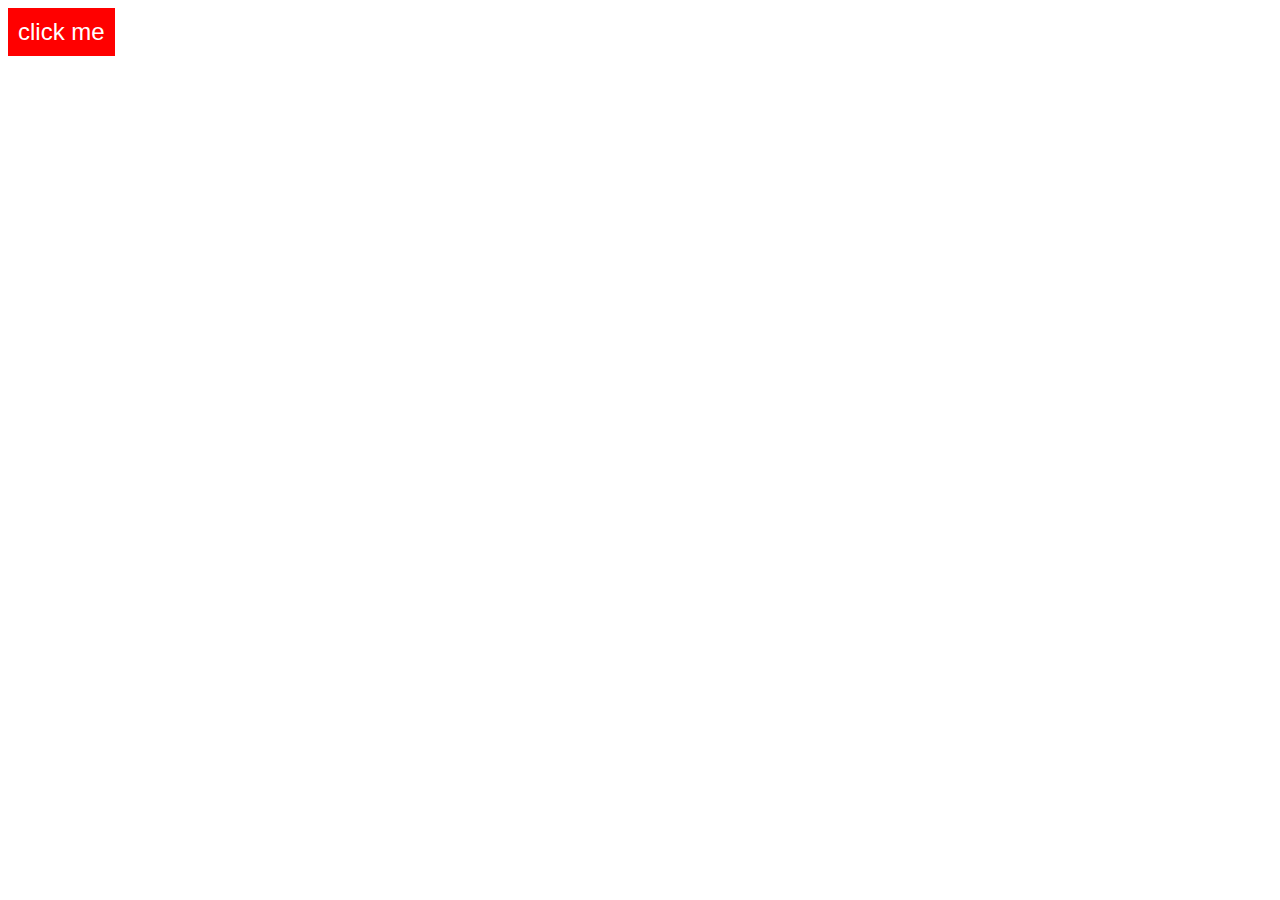
<file: Arrow-Functions/index.html>
<!DOCTYPE html>
<html lang="en">
  <head>
    <meta charset="UTF-8" />
    <meta name="viewport" content="width=device-width, initial-scale=1.0" />
    <link rel="stylesheet" href="style.css" />
    <title>Document</title>
  </head>
  <body>
    <button class="btn">click me</button>

    <!-- javascript -->
    <script src="app.js"></script>
  </body>
</html>
</file>
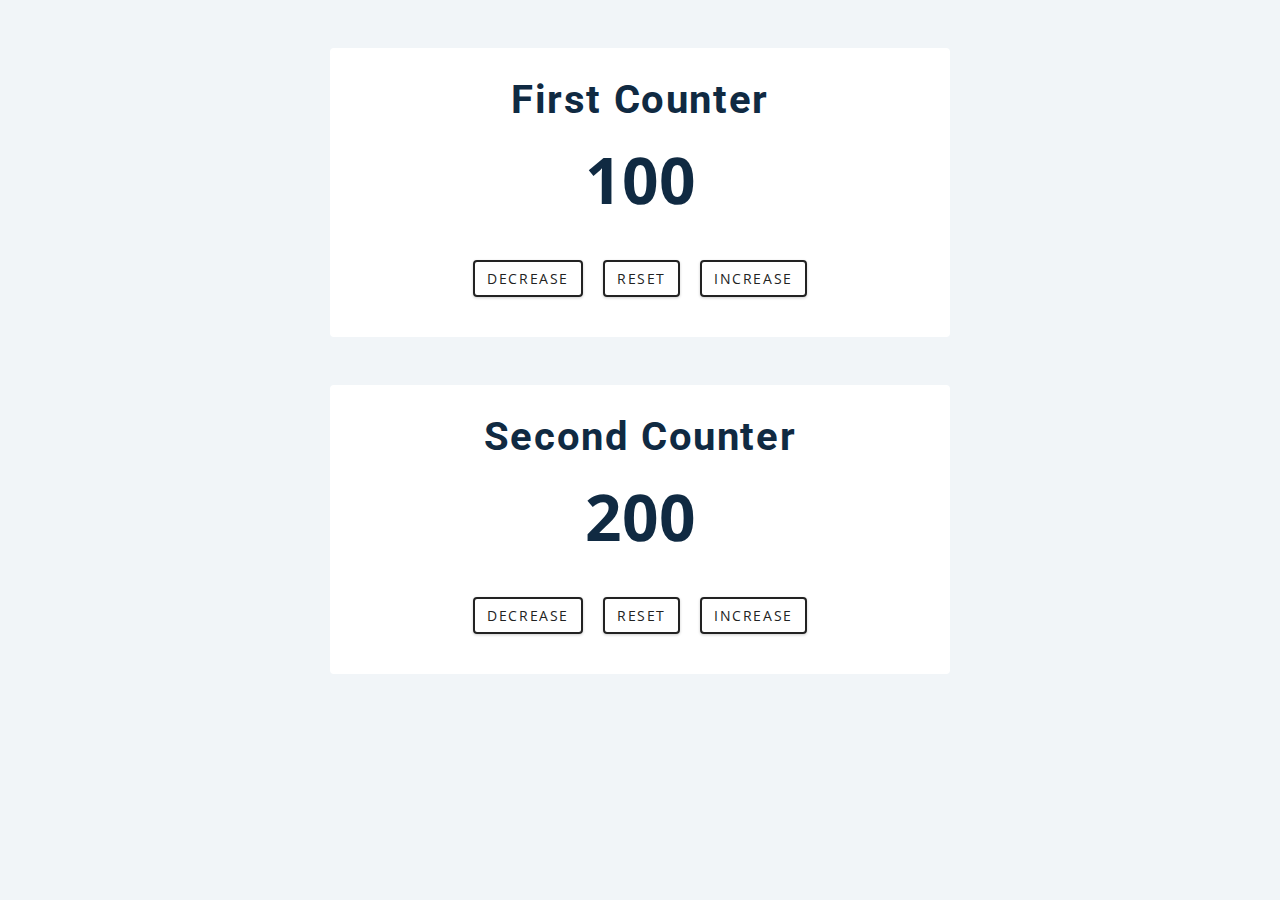
<file: Counter/index.html>
<!DOCTYPE html>
<html lang="en">
  <head>
    <meta charset="UTF-8" />
    <meta name="viewport" content="width=device-width, initial-scale=1.0" />
    <title>Counter Starter</title>
    <link rel="stylesheet" href="styles.css" />
  </head>
  <body>
    <!-- first counter -->
    <div class="container first-counter">
      <h2>first counter</h2>
      <span class="value">0</span>
      <div class="button-container">
        <div class="btn decrease">decrease</div>
        <div class="btn reset">reset</div>
        <div class="btn increase">increase</div>
      </div>
    </div>

    <!-- second counter -->
    <div class="container second-counter">
      <h2>second counter</h2>
      <span class="value">0</span>
      <div class="button-container">
        <div class="btn decrease">decrease</div>
        <div class="btn reset">reset</div>
        <div class="btn increase">increase</div>
      </div>
    </div>

    <!-- javascript -->
    <script src="app.js"></script>
  </body>
</html>
</file>
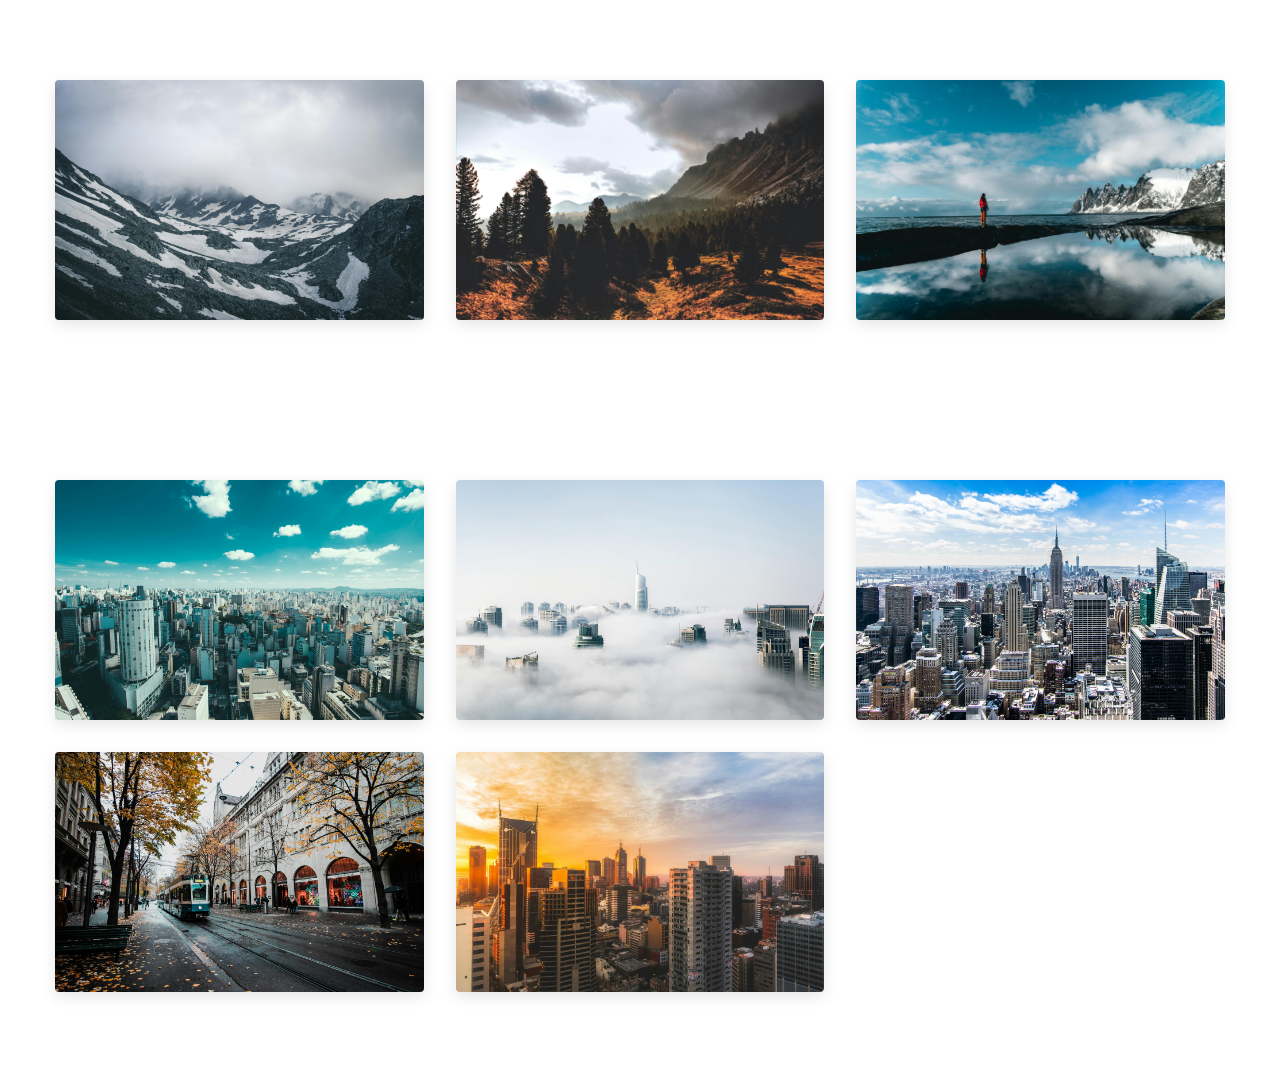
<file: Gallery/index.html>
<!DOCTYPE html>
<html lang="en">
  <head>
    <meta charset="UTF-8" />
    <meta name="viewport" content="width=device-width, initial-scale=1.0" />
    <title>Gallery Starter</title>
    <!-- font-awesome -->
    <link
      rel="stylesheet"
      href="https://cdnjs.cloudflare.com/ajax/libs/font-awesome/5.14.0/css/all.min.css"
    />
    <!-- styles -->
    <link rel="stylesheet" href="styles.css" />
  </head>
  <body>
    <!-- nature -->
    <section class="section nature">
      <img
        src="./images/nature-1.jpg"
        alt=""
        title="nature-1"
        class="img"
        data-id="1"
      />
      <img
        src="./images/nature-2.jpg"
        alt=""
        title="nature-2"
        class="img"
        data-id="2"
      />
      <img
        src="./images/nature-3.jpg"
        alt=""
        title="nature-3"
        class="img"
        data-id="3"
      />
    </section>

    <!-- city -->
    <section class="section city">
      <img
        src="./images/city-1.jpg"
        alt="city"
        title="city-1"
        data-id="1"
        class="img"
      />
      <img
        src="./images/city-2.jpg"
        alt="city"
        title="city-2"
        data-id="2"
        class="img"
      />
      <img
        src="./images/city-3.jpg"
        alt="city"
        title="city-3"
        data-id="3"
        class="img"
      />
      <img
        src="./images/city-4.jpg"
        alt="city"
        title="city-1"
        data-id="4"
        class="img"
      />
      <img
        src="./images/city-5.jpg"
        alt="city"
        title="city-1"
        data-id="5"
        class="img"
      />
    </section>
    <!-- modal -->
    <div class="modal">
      <button class="close-btn">
        <i class="fas fa-times"></i>
      </button>
      <div class="modal-content">
        <!-- prev next buttons -->
        <button class="next-btn">
          <i class="fas fa-chevron-right"></i>
        </button>
        <button class="prev-btn">
          <i class="fas fa-chevron-left"></i>
        </button>

        <!-- content -->
        <img src="./images/city-1.jpg" alt="" class="main-img" />
        <h3 class="image-name">image name</h3>
        <div class="modal-images">
          <img
            src="./images/city-5.jpg"
            alt="city"
            title="city-1"
            data-id="5"
            class="modal-img"
          />
          <img
            src="./images/city-4.jpg"
            alt="city"
            title="city-1"
            data-id="5"
            class="modal-img selected"
          />
        </div>
      </div>
    </div>
    <script src="app.js"></script>
  </body>
</html>
</file>
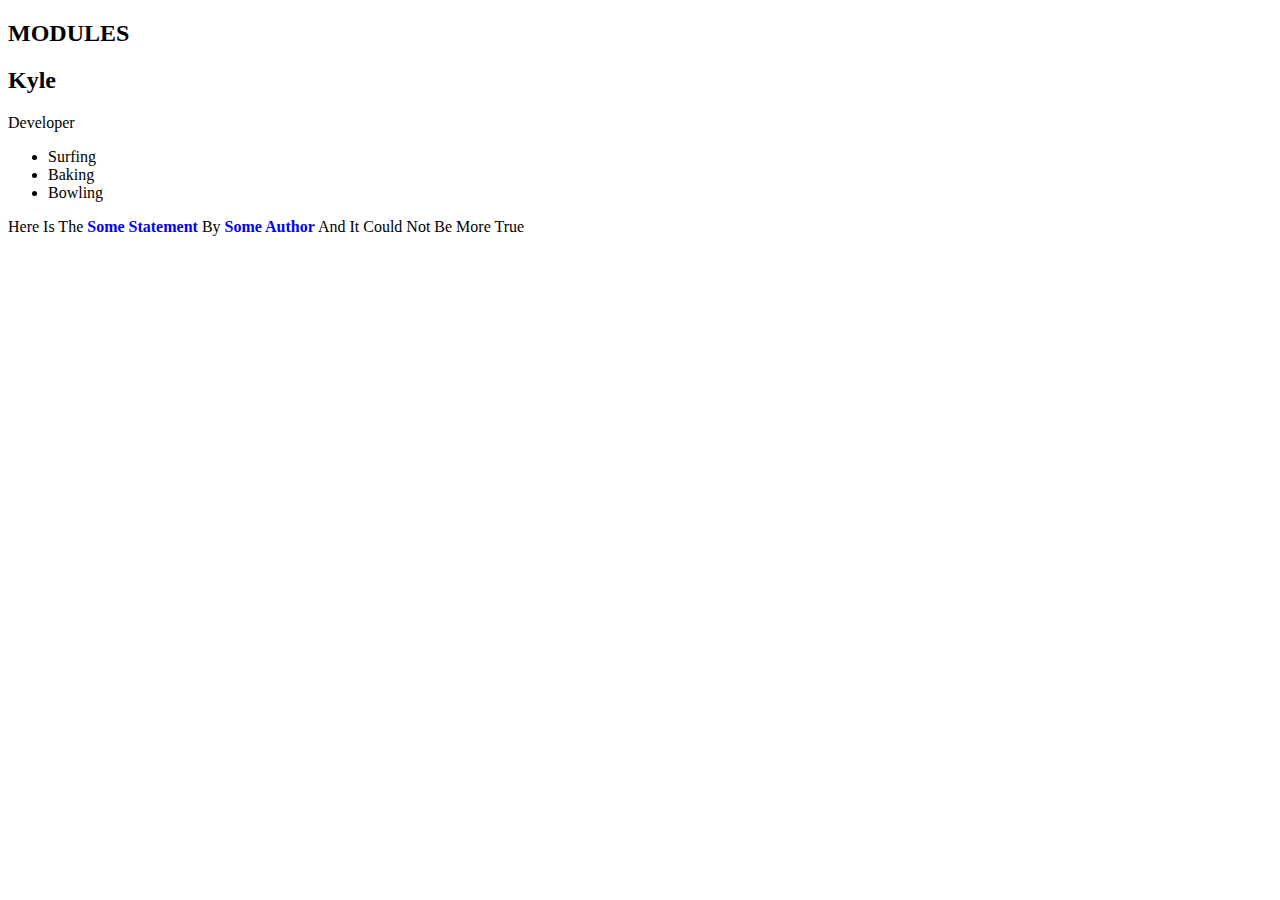
<file: Modules/index.html>
<!DOCTYPE html>
<html lang="en">
  <head>
    <meta charset="UTF-8" />
    <meta name="viewport" content="width=device-width, initial-scale=1.0" />
    <title>Document</title>
    <style>
      body {
        text-transform: capitalize;
      }

      .blue {
        color: blue;
      }
    </style>
  </head>
  <body>
    <h2>MODULES</h2>
    <div class="result"></div>
    <div class="result-tagged"></div>
    <!-- JAVASCRIPT -->
    <script src="app.js"></script>
  </body>
</html>
</file>
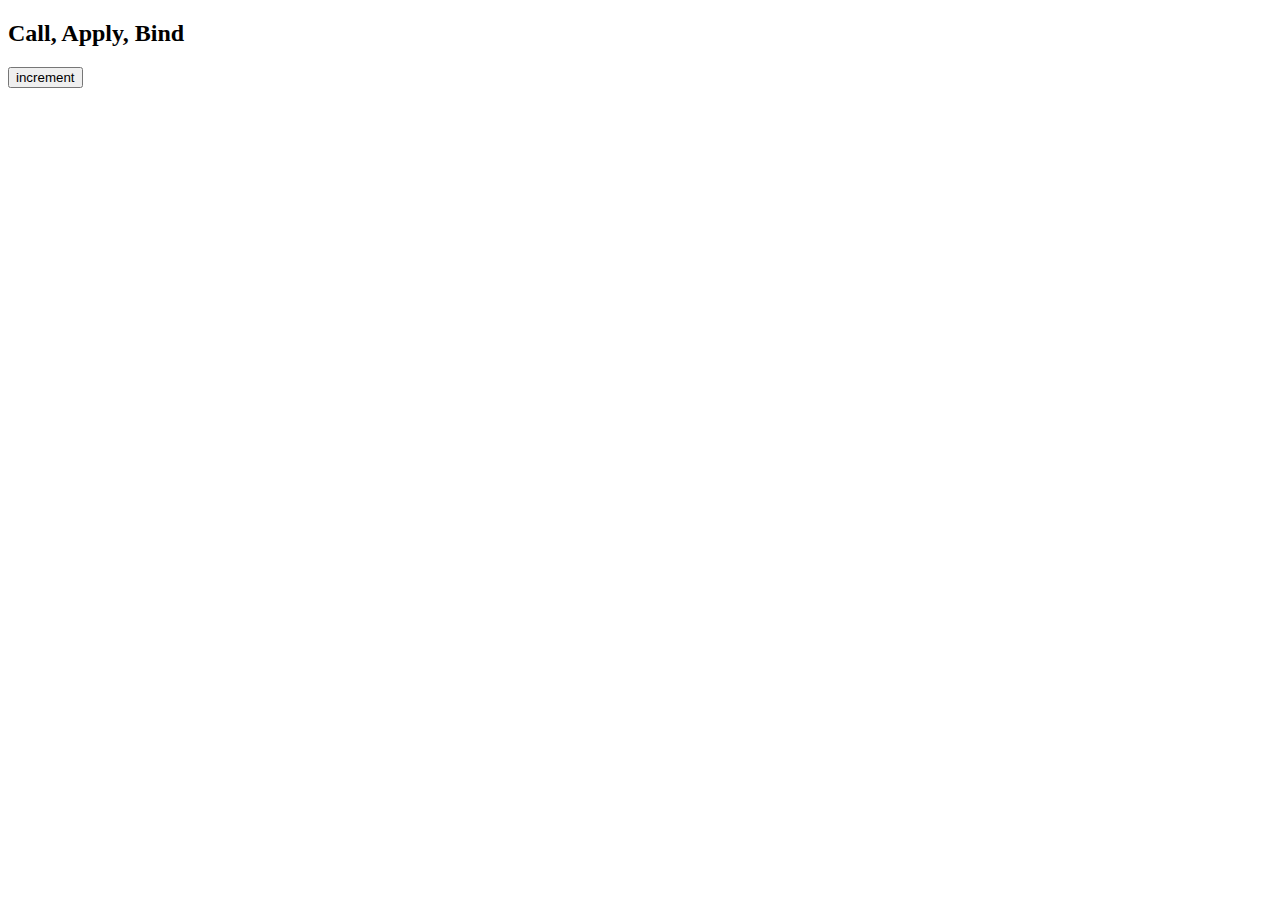
<file: Object-Basic/index.html>
<!DOCTYPE html>
<html lang="en">
  <head>
    <meta charset="UTF-8" />
    <meta name="viewport" content="width=device-width, initial-scale=1.0" />
    <title>Document</title>
  </head>
  <body>
    <h2>Call, Apply, Bind</h2>
    <button class="increment">increment</button>
    <!-- javascript -->
    <script src="app.js"></script>
  </body>
</html>
</file>
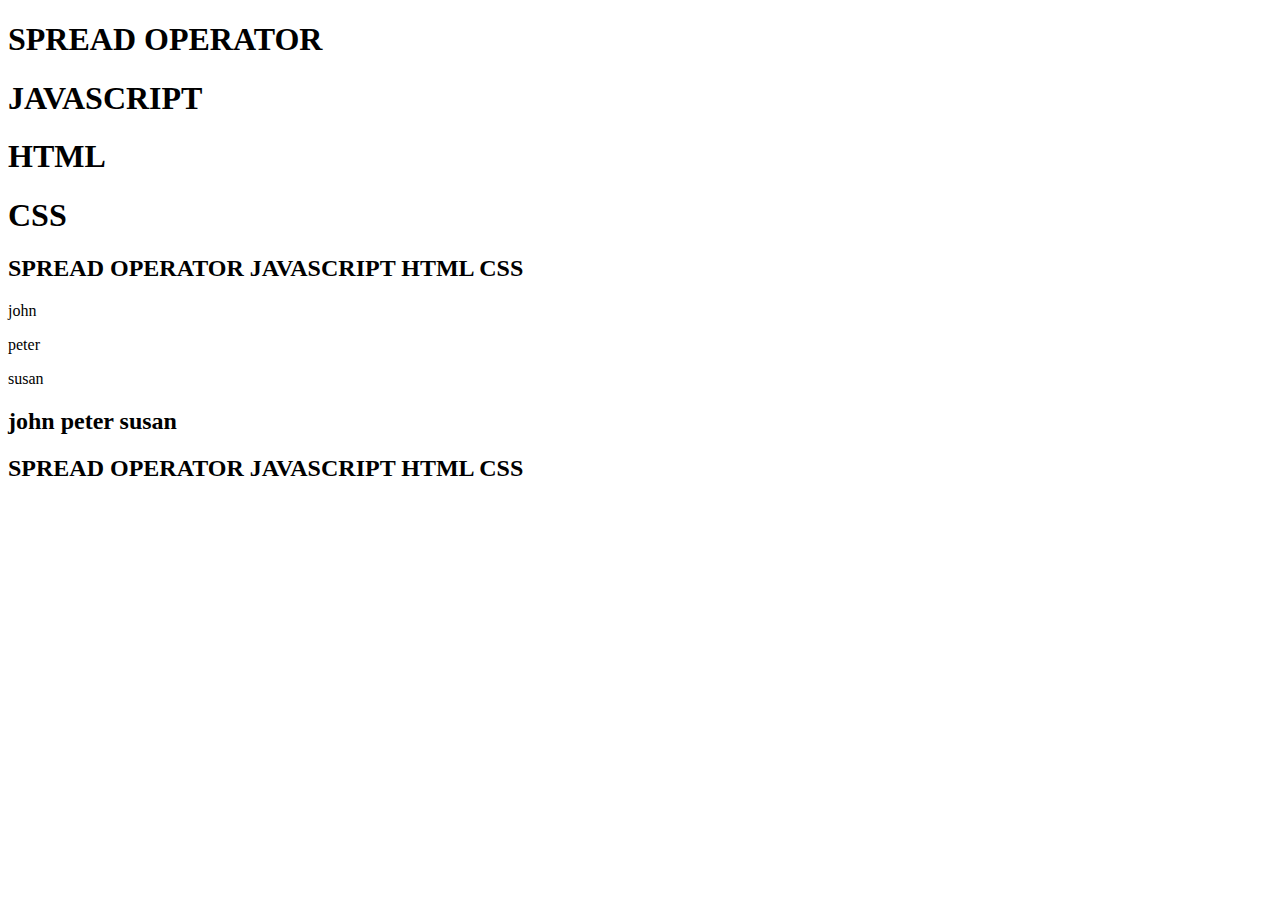
<file: Spread-Operator/index.html>
<!DOCTYPE html>
<html lang="en">
  <head>
    <meta charset="UTF-8" />
    <meta name="viewport" content="width=device-width, initial-scale=1.0" />
    <title>Document</title>
  </head>
  <body>
    <h1>SPREAD OPERATOR</h1>
    <h1>JAVASCRIPT</h1>
    <h1>HTML</h1>
    <h1>CSS</h1>
    <h2 id="result"></h2>
    <p>john</p>
    <p>peter</p>
    <p>susan</p>
    <h2 id="results"></h2>
    <h2 id="second"></h2>
    <script src="app.js"></script>
  </body>
</html>
</file>
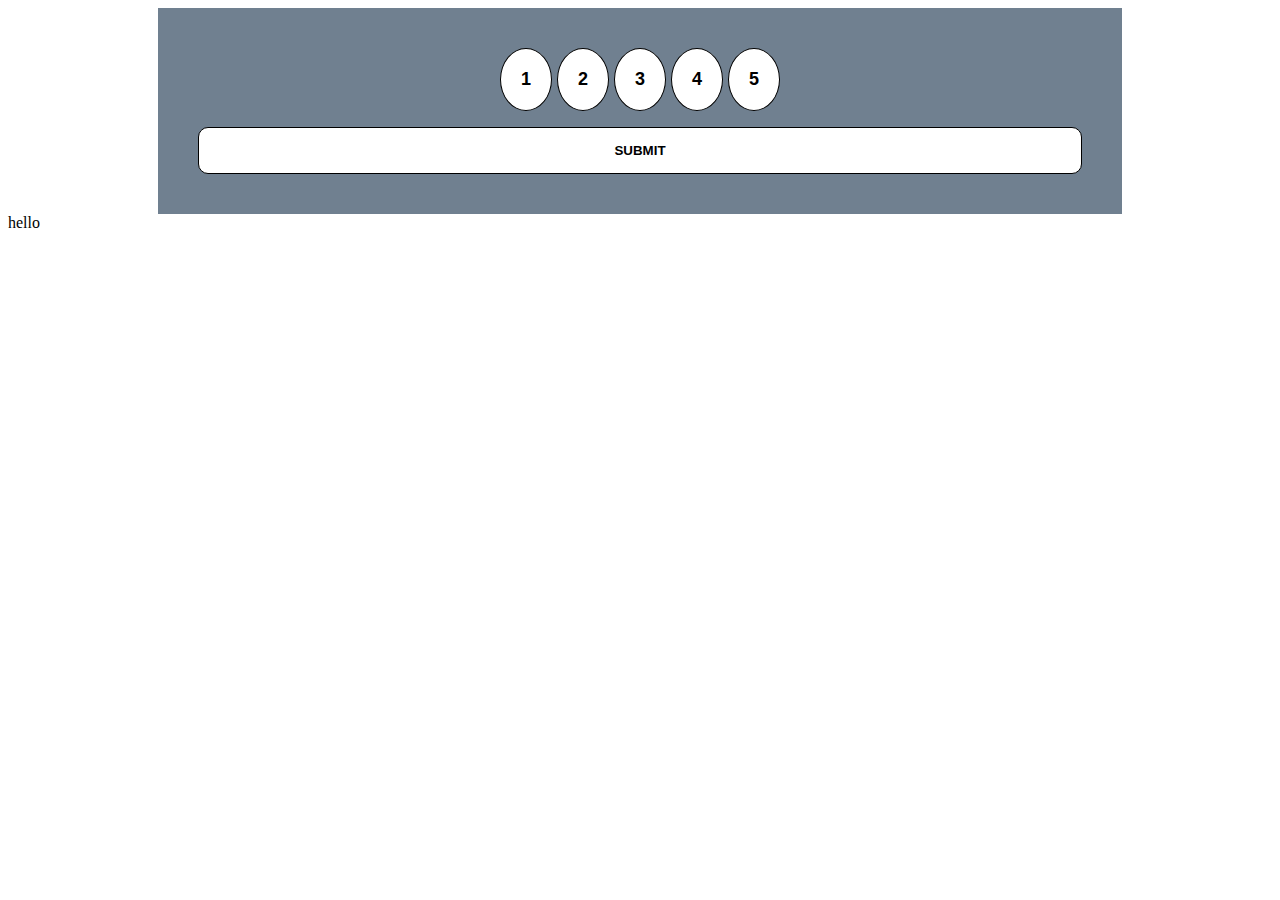
<file: button.html>
<!DOCTYPE html>
<html lang="en">
  <head>
    <meta charset="UTF-8" />
    <meta name="viewport" content="width=device-width, initial-scale=1.0" />
    <title>Document</title>
    <style>
      .container {
        width: 70%;
        background-color: slategray;
        margin: auto;
        padding: 40px;
      }
      .btnContainer {
        display: flex;
        justify-content: center;
        gap: 5px;
      }
      .btn {
        background-color: white;
        border-radius: 50%;
        padding: 20px;
        font-size: 18px;
        font-weight: bold;
        margin-bottom: 1rem;
        border: 1px solid black;
        transition: all 0.3s ease;
      }

      .btn:hover {
        background-color: rgb(245, 163, 10);
        cursor: pointer;
      }

      .submit {
        background-color: white;
        width: 100%;
        padding: 15px;
        border-radius: 10px;
        text-transform: uppercase;
        border: 1px solid black;
        transition: all 0.3s ease;
        font-weight: bold;
      }

      .submit:hover {
        background-color: rgb(245, 163, 10);
        cursor: pointer;
      }

      .selected {
        background-color: black;
        color: white;
        border: 2px solid white;
      }
      .selected:hover {
        background-color: black;
      }
    </style>
  </head>
  <body>
    <!-- using selected method -->
    <section class="container">
      <div class="btnContainer">
        <button class="btn">1</button>
        <button class="btn">2</button>
        <button class="btn">3</button>
        <button class="btn">4</button>
        <button class="btn">5</button>
      </div>
      <button class="submit">submit</button>
    </section>
    <div class="text">hello</div>
  </body>
  <script>
    const btns = document.querySelectorAll(".btn");
    const submit = document.querySelector(".submit");
    const text = document.querySelector(".text");

    btns.forEach(function (btn) {
      btn.addEventListener("click", function (e) {
        let textContent = "null";
        textContent = btn.textContent;
        btns.forEach(function (button) {
          button.classList.remove("selected");
        });
        submit.classList.remove("selected");
        // check if the button has selected class
        if (!btn.classList.contains("selected")) {
          btn.classList.add("selected");
          submit.classList.add("selected");
          text.innerHTML = `You rated use ${textContent}`;
        }
      });
    });
  </script>
</html>

<!-- <!DOCTYPE html>
<html lang="en">
  <head>
    <meta charset="UTF-8" />
    <meta name="viewport" content="width=device-width, initial-scale=1.0" />
    <title>Document</title>
    <style>
      .btn {
        background-color: white;
        border-radius: 50%;
        padding: 20px;
        font-size: 18px;
        font-weight: bold;
        border: 1px solid black;
        transition: all 0.3s ease;
      }
    </style>
  </head>
  <body>
    <div class="button-container">
      <button class="btn">1</button>
      <button class="btn">2</button>
      <button class="btn">3</button>
      <button class="btn">4</button>
      <button class="btn">5</button>
    </div>
  </body>
  <script>
    const btns = document.querySelectorAll(".btn");

    btns.forEach(function (btn) {
      btn.addEventListener("click", function () {
        // remove the selected style
        btns.forEach(function (button) {
          button.style.backgroundColor = "white";
          button.style.color = "black";
          button.style.border = "1px solid black";
        });

        // Apply the selected style
        btn.style.backgroundColor = "black";
        btn.style.color = "white";
        btn.style.border = "2px solid gray";
      });
    });
  </script>
</html> -->
</file>
<file: Arrow-Functions/style.css>
body {
  text-transform: capitalize;
}

button {
  background-color: red;
  border: none;
  padding: 10px;
  color: white;
  font-size: 1.5rem;
  cursor: pointer;
}
</file>
<file: Counter/styles.css>
/*
=============== 
Fonts
===============
*/
@import url("https://fonts.googleapis.com/css?family=Open+Sans|Roboto:400,700&display=swap");

/*
=============== 
Variables
===============
*/

:root {
  /* dark shades of primary color*/
  --clr-primary-1: hsl(205, 86%, 17%);
  --clr-primary-2: hsl(205, 77%, 27%);
  --clr-primary-3: hsl(205, 72%, 37%);
  --clr-primary-4: hsl(205, 63%, 48%);
  /* primary/main color */
  --clr-primary-5: hsl(205, 78%, 60%);
  /* lighter shades of primary color */
  --clr-primary-6: hsl(205, 89%, 70%);
  --clr-primary-7: hsl(205, 90%, 76%);
  --clr-primary-8: hsl(205, 86%, 81%);
  --clr-primary-9: hsl(205, 90%, 88%);
  --clr-primary-10: hsl(205, 100%, 96%);
  /* darkest grey - used for headings */
  --clr-grey-1: hsl(209, 61%, 16%);
  --clr-grey-2: hsl(211, 39%, 23%);
  --clr-grey-3: hsl(209, 34%, 30%);
  --clr-grey-4: hsl(209, 28%, 39%);
  /* grey used for paragraphs */
  --clr-grey-5: hsl(210, 22%, 49%);
  --clr-grey-6: hsl(209, 23%, 60%);
  --clr-grey-7: hsl(211, 27%, 70%);
  --clr-grey-8: hsl(210, 31%, 80%);
  --clr-grey-9: hsl(212, 33%, 89%);
  --clr-grey-10: hsl(210, 36%, 96%);
  --clr-white: #fff;
  --clr-red-dark: hsl(360, 67%, 44%);
  --clr-red-light: hsl(360, 71%, 66%);
  --clr-green-dark: hsl(125, 67%, 44%);
  --clr-green-light: hsl(125, 71%, 66%);
  --clr-black: #222;
  --ff-primary: "Roboto", sans-serif;
  --ff-secondary: "Open Sans", sans-serif;
  --transition: all 0.3s linear;
  --spacing: 0.1rem;
  --radius: 0.25rem;
  --light-shadow: 0 5px 15px rgba(0, 0, 0, 0.1);
  --dark-shadow: 0 5px 15px rgba(0, 0, 0, 0.2);
  --max-width: 1170px;
  --fixed-width: 620px;
}
/*
=============== 
Global Styles
===============
*/

*,
::after,
::before {
  margin: 0;
  padding: 0;
  box-sizing: border-box;
}
body {
  font-family: var(--ff-secondary);
  background: var(--clr-grey-10);
  color: var(--clr-grey-1);
  line-height: 1.5;
  font-size: 0.875rem;
}
ul {
  list-style-type: none;
}
a {
  text-decoration: none;
}
h1,
h2,
h3,
h4 {
  letter-spacing: var(--spacing);
  text-transform: capitalize;
  line-height: 1.25;
  margin-bottom: 0.75rem;
  font-family: var(--ff-primary);
}
h1 {
  font-size: 3rem;
}
h2 {
  font-size: 2rem;
}
h3 {
  font-size: 1.25rem;
}
h4 {
  font-size: 0.875rem;
}
p {
  margin-bottom: 1.25rem;
  color: var(--clr-grey-5);
}
@media screen and (min-width: 800px) {
  h1 {
    font-size: 4rem;
  }
  h2 {
    font-size: 2.5rem;
  }
  h3 {
    font-size: 1.75rem;
  }
  h4 {
    font-size: 1rem;
  }
  body {
    font-size: 1rem;
  }
  h1,
  h2,
  h3,
  h4 {
    line-height: 1;
  }
}
/*  global classes */

/* section */
.section {
  padding: 5rem 0;
}

.section-center {
  width: 90vw;
  margin: 0 auto;
  max-width: 1170px;
}
@media screen and (min-width: 992px) {
  .section-center {
    width: 95vw;
  }
}
main {
  min-height: 100vh;
  display: grid;
  place-items: center;
}

/*
=============== 
Counter
===============
*/

.container {
  text-align: center;
  margin: 3rem auto;
  background: var(--clr-white);
  border-radius: var(--radius);
  width: 90vw;
  max-width: var(--fixed-width);
  padding: 2rem;
}
.value {
  font-size: 4rem;
  font-weight: bold;
  margin-bottom: 1.5rem;
  display: inline-block;
}
.btn {
  text-transform: uppercase;
  background: transparent;
  color: var(--clr-black);
  padding: 0.375rem 0.75rem;
  letter-spacing: var(--spacing);
  display: inline-block;
  transition: var(--transition);
  font-size: 0.875rem;
  border: 2px solid var(--clr-black);
  cursor: pointer;
  box-shadow: 0 1px 3px rgba(0, 0, 0, 0.2);
  border-radius: var(--radius);
  margin: 0.5rem;
}
.btn:hover {
  color: var(--clr-white);
  background: var(--clr-black);
}
</file>
<file: Gallery/styles.css>
/*
=============== 
Fonts
===============
*/
@import url("https://fonts.googleapis.com/css?family=Open+Sans|Roboto:400,700&display=swap");

/*
=============== 
Variables
===============
*/

:root {
  /* dark shades of primary color*/
  --clr-primary-1: hsl(205, 86%, 17%);
  --clr-primary-2: hsl(205, 77%, 27%);
  --clr-primary-3: hsl(205, 72%, 37%);
  --clr-primary-4: hsl(205, 63%, 48%);
  /* primary/main color */
  --clr-primary-5: hsl(205, 78%, 60%);
  /* lighter shades of primary color */
  --clr-primary-6: hsl(205, 89%, 70%);
  --clr-primary-7: hsl(205, 90%, 76%);
  --clr-primary-8: hsl(205, 86%, 81%);
  --clr-primary-9: hsl(205, 90%, 88%);
  --clr-primary-10: hsl(205, 100%, 96%);
  /* darkest grey - used for headings */
  --clr-grey-1: hsl(209, 61%, 16%);
  --clr-grey-2: hsl(211, 39%, 23%);
  --clr-grey-3: hsl(209, 34%, 30%);
  --clr-grey-4: hsl(209, 28%, 39%);
  /* grey used for paragraphs */
  --clr-grey-5: hsl(210, 22%, 49%);
  --clr-grey-6: hsl(209, 23%, 60%);
  --clr-grey-7: hsl(211, 27%, 70%);
  --clr-grey-8: hsl(210, 31%, 80%);
  --clr-grey-9: hsl(212, 33%, 89%);
  --clr-grey-10: hsl(210, 36%, 96%);
  --clr-white: #fff;
  --clr-red-dark: hsl(360, 67%, 44%);
  --clr-red-light: hsl(360, 71%, 66%);
  --clr-green-dark: hsl(125, 67%, 44%);
  --clr-green-light: hsl(125, 71%, 66%);
  --clr-black: #222;
  --ff-primary: "Roboto", sans-serif;
  --ff-secondary: "Open Sans", sans-serif;
  --transition: all 0.3s linear;
  --spacing: 0.1rem;
  --radius: 0.25rem;
  --light-shadow: 0 5px 15px rgba(0, 0, 0, 0.1);
  --dark-shadow: 0 5px 15px rgba(0, 0, 0, 0.4);
  --max-width: 1170px;
  --fixed-width: 620px;
}
/*
=============== 
Global Styles
===============
*/

*,
::after,
::before {
  margin: 0;
  padding: 0;
  box-sizing: border-box;
}
body {
  font-family: var(--ff-secondary);
  background: var(--clr-white);
  color: var(--clr-grey-1);
  line-height: 1.5;
  font-size: 0.875rem;
}
ul {
  list-style-type: none;
}
a {
  text-decoration: none;
}
h1,
h2,
h3,
h4 {
  letter-spacing: var(--spacing);
  text-transform: capitalize;
  line-height: 1.25;
  margin-bottom: 0.75rem;
  font-family: var(--ff-primary);
}
h1 {
  font-size: 3rem;
}
h2 {
  font-size: 2rem;
}
h3 {
  font-size: 1.25rem;
}
h4 {
  font-size: 0.875rem;
}
p {
  margin-bottom: 1.25rem;
  color: var(--clr-grey-5);
}
@media screen and (min-width: 800px) {
  h1 {
    font-size: 4rem;
  }
  h2 {
    font-size: 2.5rem;
  }
  h3 {
    font-size: 1.75rem;
  }
  h4 {
    font-size: 1rem;
  }
  body {
    font-size: 1rem;
  }
  h1,
  h2,
  h3,
  h4 {
    line-height: 1;
  }
}
/*  global classes */

/* section */
.section {
  padding: 5rem 0;
  width: 90vw;
  margin: 0 auto;
  max-width: 1170px;
  display: grid;
  gap: 2rem;
}
@media screen and (min-width: 768px) {
  .section {
    display: grid;
    grid-template-columns: 1fr 1fr;
  }
}
@media screen and (min-width: 992px) {
  .section {
    grid-template-columns: 1fr 1fr 1fr;
    width: 95vw;
  }
  .prev-btn {
    left: -4.5rem;
  }
  .next-btn {
    right: -4.5rem;
  }
}
.img {
  width: 100%;
  height: 100%;
  object-fit: cover;
  border-radius: var(--radius);
  cursor: pointer;
  transition: var(--transition);
  box-shadow: var(--light-shadow);
  height: 15rem;
}
.img:hover {
  box-shadow: var(--dark-shadow);
}

/*
=============== 
Modal
===============
*/

.modal {
  position: fixed;
  z-index: -1;
  left: 0;
  top: 0;
  width: 100%;
  height: 100%;
  background: rgb(0, 0, 0);
  transition: var(--transition);
  opacity: 0;
  min-height: 100vh;
  overflow: scroll;
}
.modal.open {
  opacity: 1;
  z-index: 999;
}
.close-btn {
  position: absolute;
  top: 1rem;
  right: 1rem;
  font-size: 3rem;
  color: var(--clr-white);
  background: transparent;
  border-color: transparent;
  cursor: pointer;
}
.next-btn,
.prev-btn {
  position: absolute;
  top: 10rem;
  transform: translateY(-50%);
  background: transparent;
  font-size: 2rem;
  color: var(--clr-white);
  border-color: transparent;
  cursor: pointer;
}
.prev-btn {
  left: -2.5rem;
}
.next-btn {
  right: -2.5rem;
}
@media screen and (min-width: 768px) {
  .prev-btn {
    left: -4rem;
  }
  .next-btn {
    right: -4rem;
  }
}

.modal-content {
  width: 80%;
  max-width: var(--max-width);
  margin: 0 auto;
  margin-top: 10rem;
  position: relative;
}
.main-img {
  width: 100%;
  height: 20rem;
  object-fit: cover;
  border-radius: var(--radius);
}
.image-name {
  text-align: center;
  margin: 1rem 0 3rem;
  color: var(--clr-white);
}
.modal-images {
  display: grid;
  grid-template-columns: repeat(5, 1fr);
}
.modal-img {
  width: 100%;
  height: 5rem;
  object-fit: cover;
  opacity: 0.5;
  transition: var(--transition);
  cursor: pointer;
}
.modal-img:hover {
  opacity: 1;
}
.modal-img.selected {
  opacity: 1;
}
</file>
